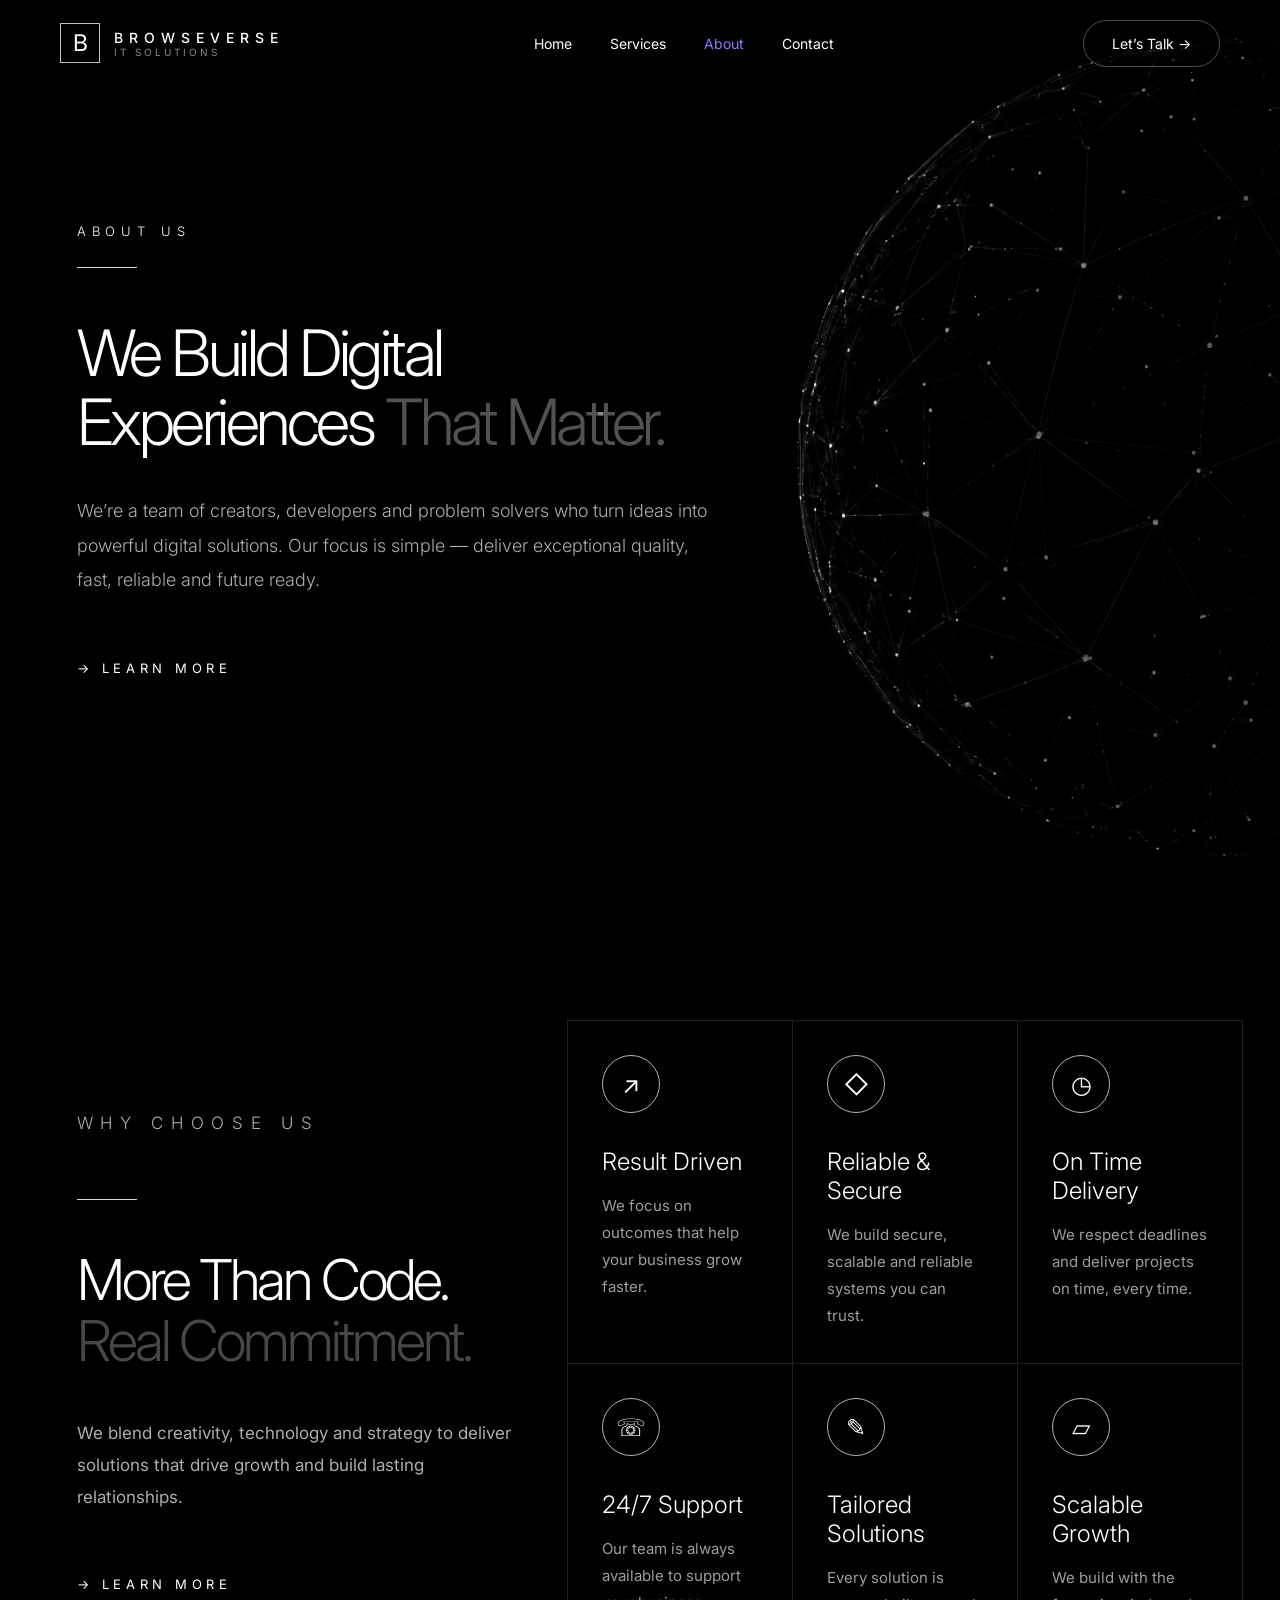
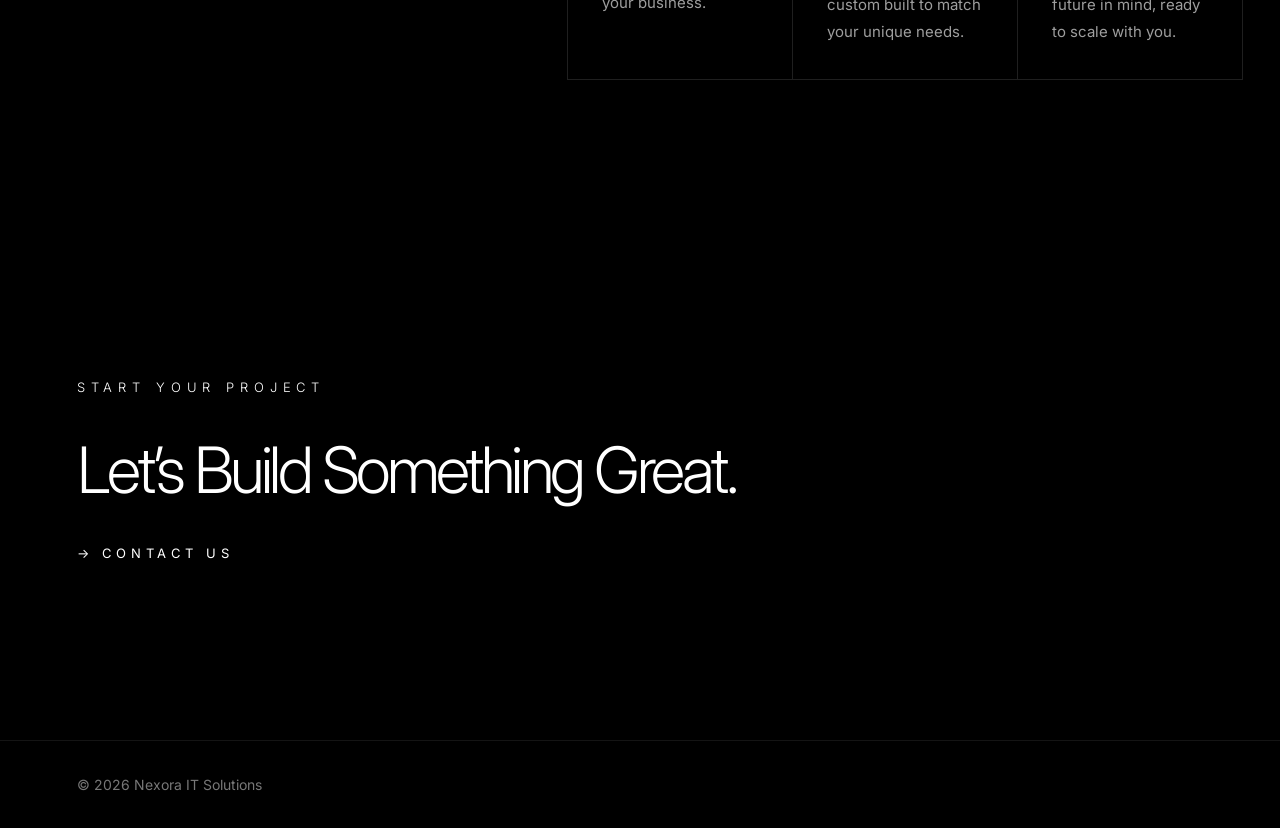
<file: about.html>
<!DOCTYPE html>
<html lang="en">
<head>
<meta charset="UTF-8">
<meta name="viewport" content="width=device-width, initial-scale=1.0">
<title>About Us</title>

<link rel="stylesheet" href="about.css">
<link href="https://fonts.googleapis.com/css2?family=Inter:wght@300;400;500&display=swap" rel="stylesheet">
</head>

<body>

<header class="navbar">
  <div class="brand">
  <div class="brand-mark">B</div>
  <div>
    <h3>BROWSEVERSE</h3>
    <span>IT SOLUTIONS</span>
  </div>
</div>

  <nav>
    <a href="index.html">Home</a>
    <a href="index.html#services">Services</a>
    <a href="about.html" class="active">About</a>
    <a href="index.html#contact">Contact</a>
  </nav>

  <a href="index.html#contact" class="talk-btn">Let’s Talk →</a>
</header>

<section class="about-hero">
  <img src="assets/aboutbg.png" class="about-bg" alt="">

  <div class="about-text-box reveal">
    <p class="mini-title">ABOUT US</p>
    <div class="mini-line"></div>

    <h1>
      We Build Digital<br>
      Experiences <span>That Matter.</span>
    </h1>

    <p class="desc">
      We’re a team of creators, developers and problem solvers
      who turn ideas into powerful digital solutions.
      Our focus is simple — deliver exceptional quality,
      fast, reliable and future ready.
    </p>

    <a href="#choose" class="simple-link">→ LEARN MORE</a>
  </div>
</section>

<section class="choose-section" id="choose">

  <div class="choose-left reveal">
    <p class="mini-title">WHY CHOOSE US</p>
    <div class="mini-line"></div>

    <h2>
      More Than Code.<br>
      <span>Real Commitment.</span>
    </h2>

    <p>
      We blend creativity, technology and strategy
      to deliver solutions that drive growth and
      build lasting relationships.
    </p>

    <a href="index.html#contact" class="simple-link">→ LEARN MORE</a>
  </div>

  <div class="choose-grid">

    <div class="choose-card reveal">
      <div class="icon">↗</div>
      <h3>Result Driven</h3>
      <p>We focus on outcomes that help your business grow faster.</p>
    </div>

    <div class="choose-card reveal">
      <div class="icon">◇</div>
      <h3>Reliable & Secure</h3>
      <p>We build secure, scalable and reliable systems you can trust.</p>
    </div>

    <div class="choose-card reveal">
      <div class="icon">◷</div>
      <h3>On Time Delivery</h3>
      <p>We respect deadlines and deliver projects on time, every time.</p>
    </div>

    <div class="choose-card reveal">
      <div class="icon">☏</div>
      <h3>24/7 Support</h3>
      <p>Our team is always available to support your business.</p>
    </div>

    <div class="choose-card reveal">
      <div class="icon">✎</div>
      <h3>Tailored Solutions</h3>
      <p>Every solution is custom built to match your unique needs.</p>
    </div>

    <div class="choose-card reveal">
      <div class="icon">▱</div>
      <h3>Scalable Growth</h3>
      <p>We build with the future in mind, ready to scale with you.</p>
    </div>

  </div>
</section>

<section class="contact-mini reveal">
  <p class="mini-title">START YOUR PROJECT</p>
  <h2>Let’s Build Something Great.</h2>
  <a href="index.html#contact" class="simple-link">→ CONTACT US</a>
</section>

<footer>
  © 2026 Nexora IT Solutions
</footer>

<script src="about.js"></script>
</body>
</html>
</file>
<file: about.css>
*{
  margin:0;
  padding:0;
  box-sizing:border-box;
}

html{
  scroll-behavior:smooth;
}

body{
  background:#000;
  color:#fff;
  font-family:'Inter', sans-serif;
  overflow-x:hidden;
}

.navbar{
  position:fixed;
  top:0;
  left:0;
  width:100%;
  height:86px;
  padding:0 60px;
  display:flex;
  justify-content:space-between;
  align-items:center;
  z-index:1000;
  background:linear-gradient(to bottom,rgba(0,0,0,.9),rgba(0,0,0,0));
}

.brand{
  display:flex;
  align-items:center;
  gap:14px;
}

.brand-mark{
  width:40px;
  height:40px;
  border:1px solid rgba(255,255,255,.75);
  display:grid;
  place-items:center;
  font-size:23px;
}

.brand h3{
  font-size:14px;
  letter-spacing:6px;
  font-weight:500;
}

.brand span{
  display:block;
  font-size:10px;
  letter-spacing:3px;
  color:#888;
}

nav{
  display:flex;
  gap:38px;
}

nav a{
  color:#fff;
  text-decoration:none;
  font-size:14px;
}

nav .active{
  color:#8b7cff;
}

.talk-btn{
  color:#fff;
  text-decoration:none;
  padding:14px 28px;
  border:1px solid rgba(255,255,255,.3);
  border-radius:50px;
  font-size:14px;
}

/* ABOUT HERO SAME LIKE IMAGE */

.about-hero{
  position:relative;
  min-height:100vh;
  overflow:hidden;
  display:flex;
  align-items:center;
  padding-left:6vw;
  background:#000;
}

.about-bg{
  position:absolute;
  inset:0;
  width:100%;
  height:100%;
  object-fit:cover;
  z-index:1;
}

.about-text-box{
  position:relative;
  z-index:2;
  max-width:760px;
}

.mini-title{
  font-size:13px;
  letter-spacing:.45em;
  color:#fff;
  font-weight:300;
}

.mini-line{
  width:60px;
  height:1px;
  background:rgba(255,255,255,.85);
  margin:28px 0 50px;
}

.about-text-box h1{
  font-size:clamp(46px,5vw,78px);
  line-height:1.08;
  letter-spacing:-.055em;
  font-weight:300;
  margin-bottom:38px;
}

.about-text-box h1 span{
  color:rgba(255,255,255,.32);
}

.desc{
  max-width:640px;
  color:rgba(255,255,255,.68);
  font-size:18px;
  line-height:1.9;
  font-weight:300;
  margin-bottom:60px;
}

.simple-link{
  color:#fff;
  text-decoration:none;
  font-size:13px;
  letter-spacing:.35em;
}

/* WHY CHOOSE EXACT MINIMAL */

.choose-section{
  min-height:100vh;
  display:grid;
  grid-template-columns:40% 60%;
  gap:40px;
  padding:110px 6vw;
  background:#000;
  align-items:center;
}

.choose-left h2{
  font-size:clamp(42px,4.4vw,68px);
  line-height:1.08;
  letter-spacing:-.055em;
  font-weight:300;
  margin-bottom:45px;
}

.choose-left h2 span{
  color:rgba(255,255,255,.28);
}

.choose-left p{
  color:rgba(255,255,255,.68);
  font-size:17px;
  line-height:1.9;
  max-width:460px;
  margin-bottom:60px;
}

.choose-grid{
  display:grid;
  grid-template-columns:repeat(3,1fr);
  border-top:1px solid rgba(255,255,255,.12);
  border-left:1px solid rgba(255,255,255,.12);
}

.choose-card{
  min-height:260px;
  padding:34px 34px;
  border-right:1px solid rgba(255,255,255,.12);
  border-bottom:1px solid rgba(255,255,255,.12);
}

.icon{
  width:58px;
  height:58px;
  border:1px solid rgba(255,255,255,.7);
  border-radius:50%;
  display:grid;
  place-items:center;
  font-size:24px;
  margin-bottom:34px;
}

.choose-card h3{
  font-size:24px;
  font-weight:300;
  margin-bottom:16px;
}

.choose-card p{
  font-size:15px;
  line-height:1.8;
  color:rgba(255,255,255,.62);
  max-width:240px;
}

.contact-mini{
  min-height:60vh;
  background:#000;
  padding:120px 6vw;
  display:flex;
  flex-direction:column;
  justify-content:center;
}

.contact-mini h2{
  font-size:clamp(42px,5vw,76px);
  font-weight:300;
  line-height:1.08;
  letter-spacing:-.055em;
  margin:40px 0;
}

footer{
  padding:35px 6vw;
  color:#777;
  border-top:1px solid rgba(255,255,255,.08);
  font-size:14px;
}

/* SCROLL ANIMATION */

.reveal{
  opacity:0;
  transform:translateY(45px);
  transition:opacity .9s ease, transform .9s ease;
}

.reveal.show{
  opacity:1;
  transform:translateY(0);
}

/* MOBILE */

@media(max-width:1000px){
  .navbar{
    padding:0 24px;
  }

  nav{
    display:none;
  }

  .talk-btn{
    padding:12px 18px;
  }

  .about-hero{
    padding:120px 28px;
    align-items:center;
  }

  .about-bg{
    opacity:.45;
  }

  .choose-section{
    grid-template-columns:1fr;
    padding:90px 28px;
  }

  .choose-grid{
    grid-template-columns:1fr;
  }

  .choose-card{
    min-height:auto;
  }

  .desc,
  .choose-left p{
    font-size:16px;
  }
}
</file>
